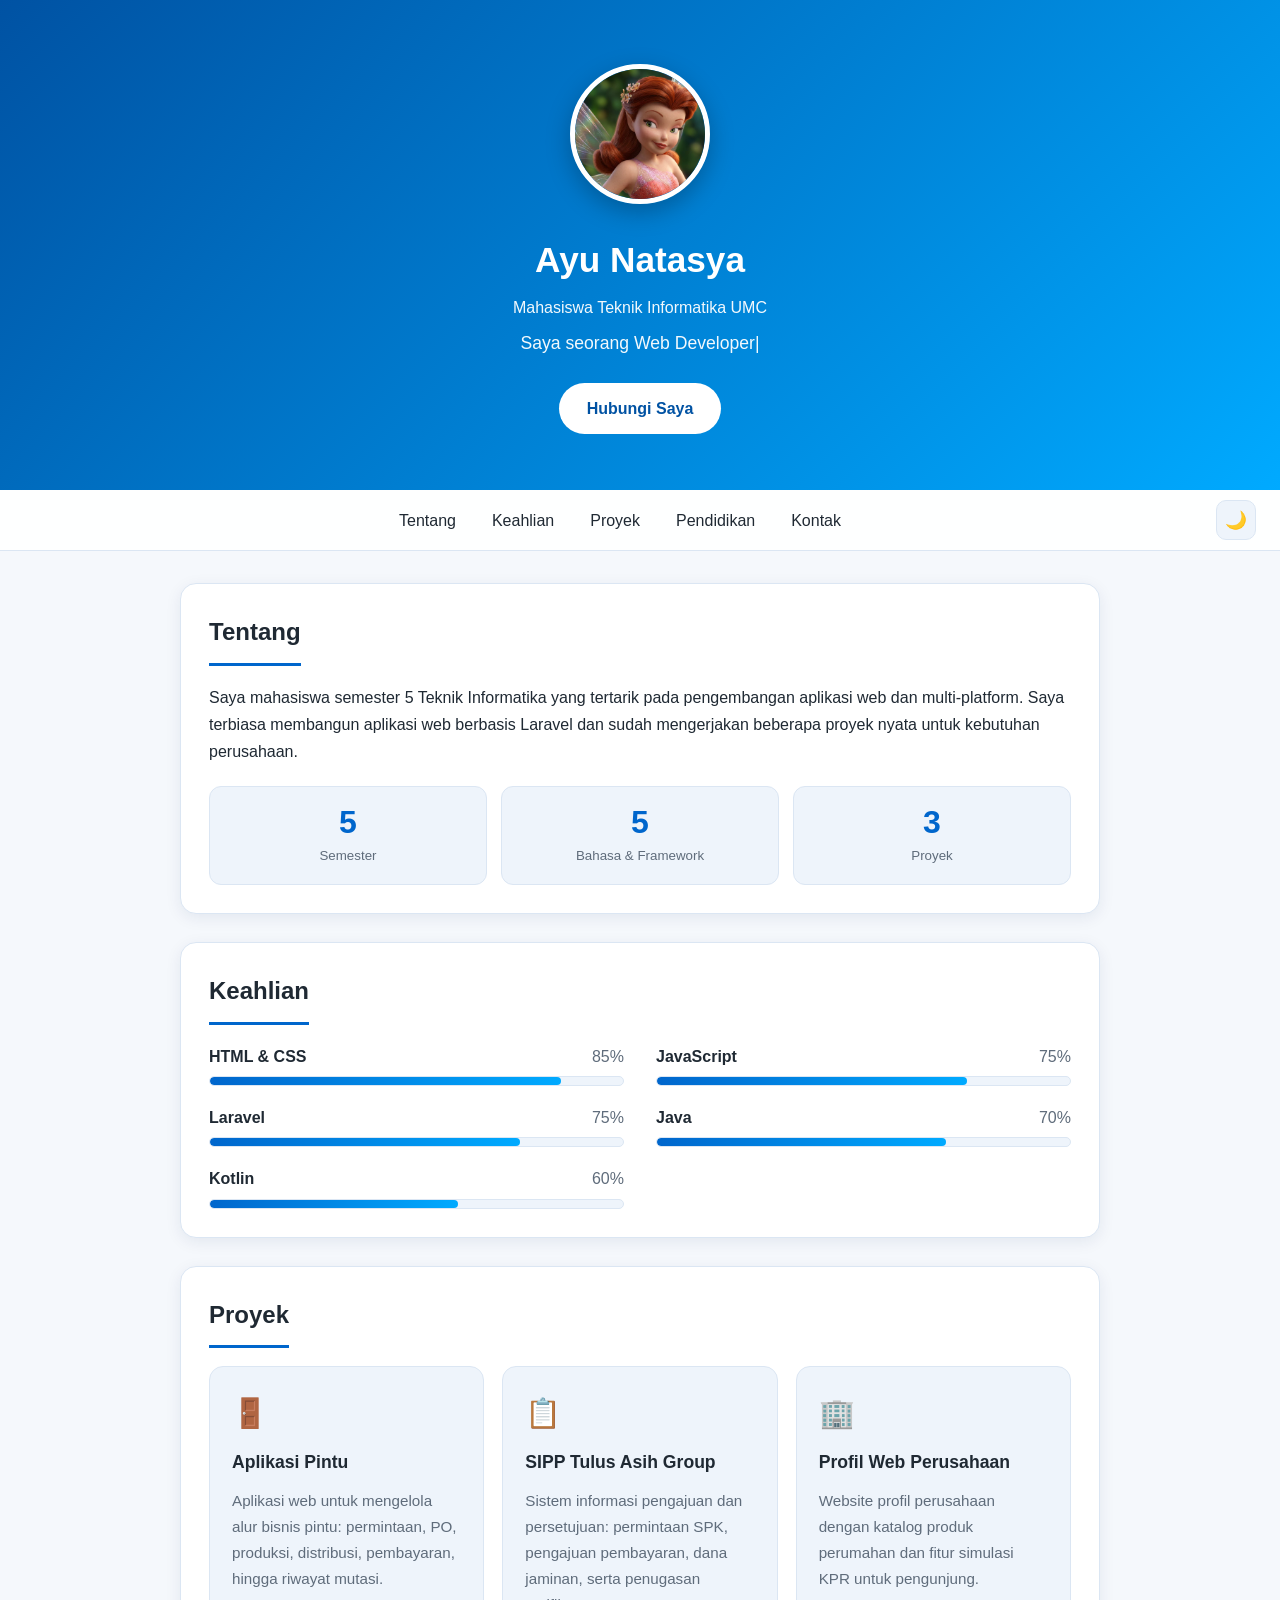
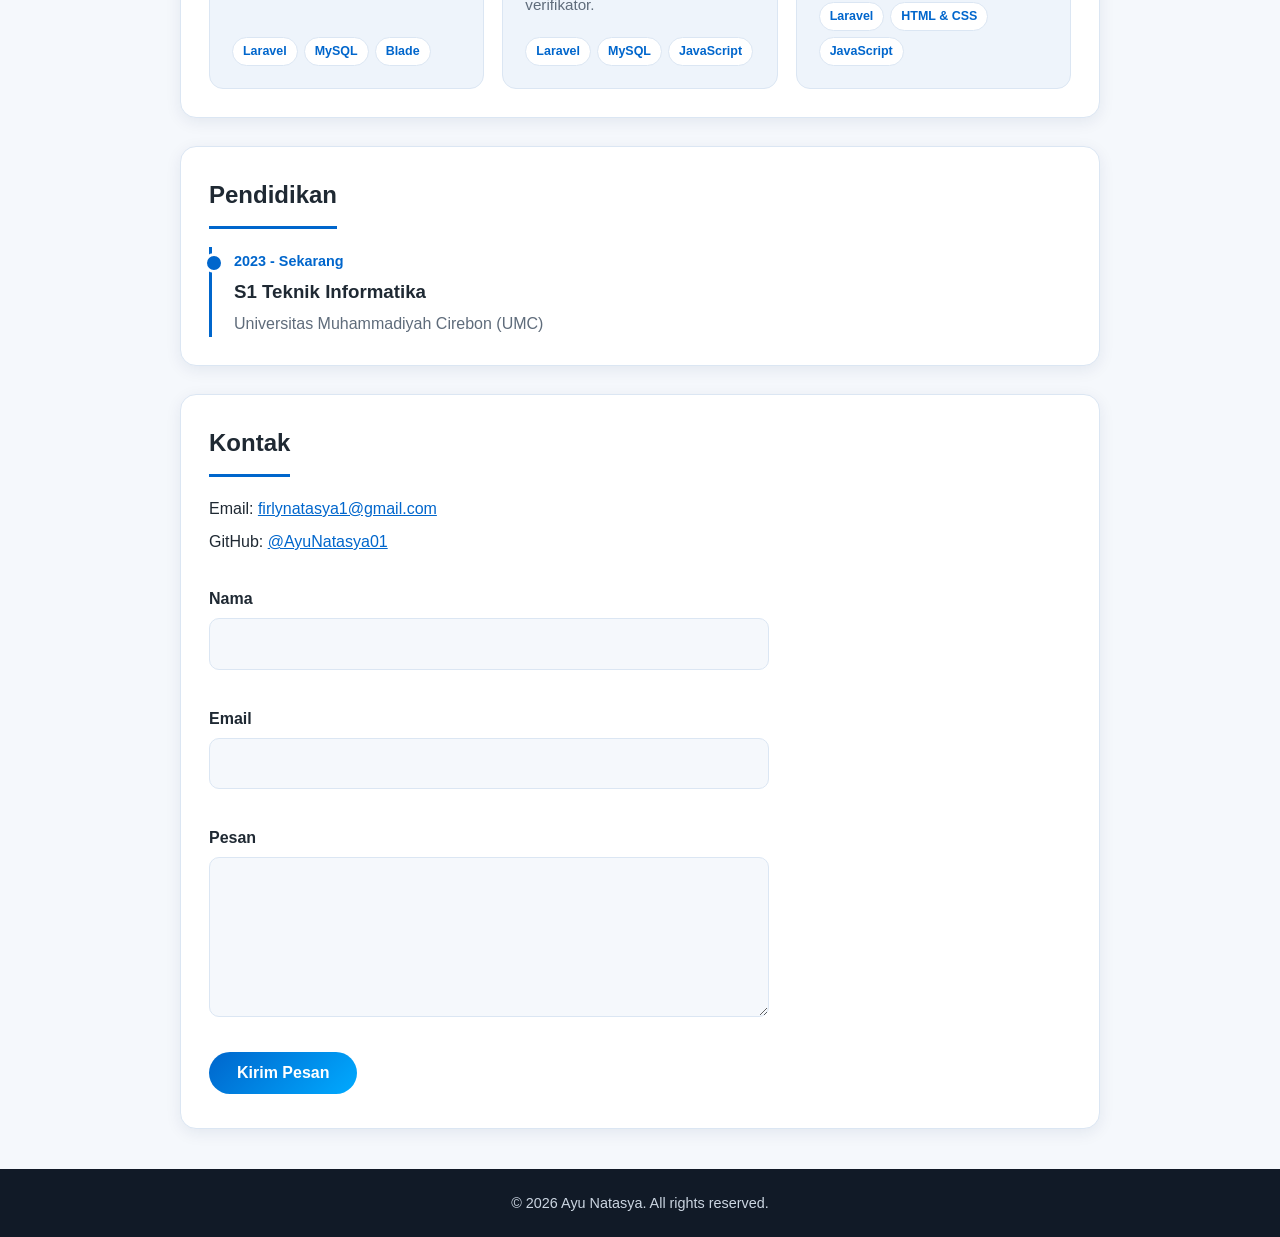
<file: LPK2A/index.html>
<!DOCTYPE html>
<html lang="id">
<head>
    <meta charset="UTF-8">
    <meta name="viewport" content="width=device-width, initial-scale=1.0">
    <meta name="description" content="Portofolio Ayu Natasya, mahasiswa Teknik Informatika UMC">
    <title>Profil Ayu Natasya</title>
    <link rel="stylesheet" href="style.css">
</head>
<body>
    <div id="progress-bar"></div>

    <header>
        <img src="assets/rosetta.jpg" alt="Foto Profil" class="foto">
        <h1>Ayu Natasya</h1>
        <p>Mahasiswa Teknik Informatika UMC</p>
        <p class="typing">Saya seorang <span id="typed"></span><span class="cursor">|</span></p>
        <a href="#kontak" class="btn">Hubungi Saya</a>
    </header>

    <nav id="navbar">
        <button id="menu-toggle" aria-label="Buka menu" aria-expanded="false">☰</button>
        <div class="nav-links" id="nav-links">
            <a href="#tentang">Tentang</a>
            <a href="#keahlian">Keahlian</a>
            <a href="#proyek">Proyek</a>
            <a href="#pendidikan">Pendidikan</a>
            <a href="#kontak">Kontak</a>
        </div>
        <button id="theme-toggle" aria-label="Ganti tema">🌙</button>
    </nav>

    <main>
        <section id="tentang" class="reveal">
            <h2>Tentang</h2>
            <p>Saya mahasiswa semester 5 Teknik Informatika yang tertarik pada pengembangan aplikasi web dan multi-platform. Saya terbiasa membangun aplikasi web berbasis Laravel dan sudah mengerjakan beberapa proyek nyata untuk kebutuhan perusahaan.</p>
            <div class="stats">
                <div class="stat"><span class="num" data-target="5">0</span><small>Semester</small></div>
                <div class="stat"><span class="num" data-target="5">0</span><small>Bahasa &amp; Framework</small></div>
                <div class="stat"><span class="num" data-target="3">0</span><small>Proyek</small></div>
            </div>
        </section>

        <section id="keahlian" class="reveal">
            <h2>Keahlian</h2>
            <div class="skills">
                <div class="skill">
                    <div class="skill-head"><span>HTML &amp; CSS</span><span>85%</span></div>
                    <div class="bar"><div class="fill" data-level="85"></div></div>
                </div>
                <div class="skill">
                    <div class="skill-head"><span>JavaScript</span><span>75%</span></div>
                    <div class="bar"><div class="fill" data-level="75"></div></div>
                </div>
                <div class="skill">
                    <div class="skill-head"><span>Laravel</span><span>75%</span></div>
                    <div class="bar"><div class="fill" data-level="75"></div></div>
                </div>
                <div class="skill">
                    <div class="skill-head"><span>Java</span><span>70%</span></div>
                    <div class="bar"><div class="fill" data-level="70"></div></div>
                </div>
                <div class="skill">
                    <div class="skill-head"><span>Kotlin</span><span>60%</span></div>
                    <div class="bar"><div class="fill" data-level="60"></div></div>
                </div>
            </div>
        </section>

        <section id="proyek" class="reveal">
            <h2>Proyek</h2>
            <div class="projects">
                <article class="project">
                    <span class="icon">🚪</span>
                    <h3>Aplikasi Pintu</h3>
                    <p>Aplikasi web untuk mengelola alur bisnis pintu: permintaan, PO, produksi, distribusi, pembayaran, hingga riwayat mutasi.</p>
                    <div class="tags"><span>Laravel</span><span>MySQL</span><span>Blade</span></div>
                </article>
                <article class="project">
                    <span class="icon">📋</span>
                    <h3>SIPP Tulus Asih Group</h3>
                    <p>Sistem informasi pengajuan dan persetujuan: permintaan SPK, pengajuan pembayaran, dana jaminan, serta penugasan verifikator.</p>
                    <div class="tags"><span>Laravel</span><span>MySQL</span><span>JavaScript</span></div>
                </article>
                <article class="project">
                    <span class="icon">🏢</span>
                    <h3>Profil Web Perusahaan</h3>
                    <p>Website profil perusahaan dengan katalog produk perumahan dan fitur simulasi KPR untuk pengunjung.</p>
                    <div class="tags"><span>Laravel</span><span>HTML &amp; CSS</span><span>JavaScript</span></div>
                </article>
            </div>
        </section>

        <section id="pendidikan" class="reveal">
            <h2>Pendidikan</h2>
            <div class="timeline">
                <div class="tl-item">
                    <span class="tl-date">2023 - Sekarang</span>
                    <h3>S1 Teknik Informatika</h3>
                    <p>Universitas Muhammadiyah Cirebon (UMC)</p>
                </div>
            </div>
        </section>

        <section id="kontak" class="reveal">
            <h2>Kontak</h2>
            <ul>
                <li>Email: <a href="mailto:firlynatasya1@gmail.com">firlynatasya1@gmail.com</a></li>
                <li>GitHub: <a href="https://github.com/AyuNatasya01" target="_blank" rel="noopener">@AyuNatasya01</a></li>
            </ul>

            <form id="contact-form" novalidate>
                <label for="nama">Nama</label>
                <input type="text" id="nama" required>
                <small class="error" id="err-nama"></small>

                <label for="email">Email</label>
                <input type="email" id="email" required>
                <small class="error" id="err-email"></small>

                <label for="pesan">Pesan</label>
                <textarea id="pesan" rows="5" required></textarea>
                <small class="error" id="err-pesan"></small>

                <button type="submit" class="btn">Kirim Pesan</button>
                <p id="form-status" role="status"></p>
            </form>
        </section>
    </main>

    <footer>
        <p>&copy; <span id="year">2026</span> Ayu Natasya. All rights reserved.</p>
    </footer>

    <button id="to-top" aria-label="Kembali ke atas">↑</button>

    <script>
        // ===== Tema gelap / terang =====
        const root = document.documentElement;
        const themeBtn = document.getElementById('theme-toggle');

        function applyTheme(theme) {
            root.setAttribute('data-theme', theme);
            themeBtn.textContent = theme === 'dark' ? '☀️' : '🌙';
        }

        let savedTheme = null;
        try { savedTheme = localStorage.getItem('theme'); } catch (e) {}
        applyTheme(savedTheme || (window.matchMedia('(prefers-color-scheme: dark)').matches ? 'dark' : 'light'));

        themeBtn.addEventListener('click', () => {
            const next = root.getAttribute('data-theme') === 'dark' ? 'light' : 'dark';
            applyTheme(next);
            try { localStorage.setItem('theme', next); } catch (e) {}
        });

        // ===== Menu mobile =====
        const menuBtn = document.getElementById('menu-toggle');
        const navLinks = document.getElementById('nav-links');

        menuBtn.addEventListener('click', () => {
            const open = navLinks.classList.toggle('open');
            menuBtn.setAttribute('aria-expanded', open);
        });
        navLinks.querySelectorAll('a').forEach(a =>
            a.addEventListener('click', () => navLinks.classList.remove('open'))
        );

        // ===== Efek mengetik =====
        const roles = ['Web Developer', 'Laravel Developer', 'Android Developer', 'Mahasiswa Informatika', 'Pembelajar Cepat'];
        const typed = document.getElementById('typed');
        let r = 0, c = 0, deleting = false;

        function type() {
            const word = roles[r];
            typed.textContent = word.slice(0, c);
            if (!deleting && c < word.length) { c++; return setTimeout(type, 90); }
            if (!deleting) { deleting = true; return setTimeout(type, 1200); }
            if (c > 0) { c--; return setTimeout(type, 45); }
            deleting = false;
            r = (r + 1) % roles.length;
            setTimeout(type, 300);
        }
        type();

        // ===== Scroll: progress bar, tombol ke atas, nav aktif =====
        const progress = document.getElementById('progress-bar');
        const toTop = document.getElementById('to-top');
        const sections = document.querySelectorAll('main section');
        const links = document.querySelectorAll('.nav-links a');

        function onScroll() {
            const h = document.documentElement.scrollHeight - window.innerHeight;
            progress.style.width = (h > 0 ? (window.scrollY / h) * 100 : 0) + '%';
            toTop.classList.toggle('show', window.scrollY > 400);

            let current = '';
            sections.forEach(s => {
                if (window.scrollY >= s.offsetTop - 140) current = s.id;
            });
            links.forEach(a => a.classList.toggle('active', a.getAttribute('href') === '#' + current));
        }
        window.addEventListener('scroll', onScroll, { passive: true });
        onScroll();

        toTop.addEventListener('click', () => window.scrollTo({ top: 0, behavior: 'smooth' }));

        // ===== Animasi muncul saat scroll + skill bar + counter =====
        function animateCount(el) {
            const target = +el.dataset.target;
            let n = 0;
            const step = Math.max(1, Math.ceil(target / 30));
            const t = setInterval(() => {
                n = Math.min(n + step, target);
                el.textContent = n;
                if (n >= target) clearInterval(t);
            }, 40);
        }

        const observer = new IntersectionObserver((entries) => {
            entries.forEach(entry => {
                if (!entry.isIntersecting) return;
                const el = entry.target;
                el.classList.add('visible');
                el.querySelectorAll('.fill').forEach(f => f.style.width = f.dataset.level + '%');
                el.querySelectorAll('.num').forEach(animateCount);
                observer.unobserve(el);
            });
        }, { threshold: 0.15 });

        document.querySelectorAll('.reveal').forEach(el => observer.observe(el));

        // ===== Form kontak (validasi + buka aplikasi email) =====
        const form = document.getElementById('contact-form');
        const status = document.getElementById('form-status');

        form.addEventListener('submit', (e) => {
            e.preventDefault();
            const nama = form.nama.value.trim();
            const email = form.email.value.trim();
            const pesan = form.pesan.value.trim();
            let ok = true;

            const setErr = (id, msg) => { document.getElementById(id).textContent = msg; if (msg) ok = false; };
            setErr('err-nama', nama ? '' : 'Nama wajib diisi.');
            setErr('err-email', /^[^\s@]+@[^\s@]+\.[^\s@]+$/.test(email) ? '' : 'Email tidak valid.');
            setErr('err-pesan', pesan.length >= 10 ? '' : 'Pesan minimal 10 karakter.');

            if (!ok) { status.textContent = ''; return; }

            const subject = encodeURIComponent('Pesan dari ' + nama);
            const body = encodeURIComponent(pesan + '\n\n— ' + nama + ' (' + email + ')');
            window.location.href = 'mailto:firlynatasya1@gmail.com?subject=' + subject + '&body=' + body;
            status.textContent = 'Membuka aplikasi email Anda...';
            form.reset();
        });

        // ===== Tahun otomatis di footer =====
        document.getElementById('year').textContent = new Date().getFullYear();
    </script>
</body>
</html>
</file>
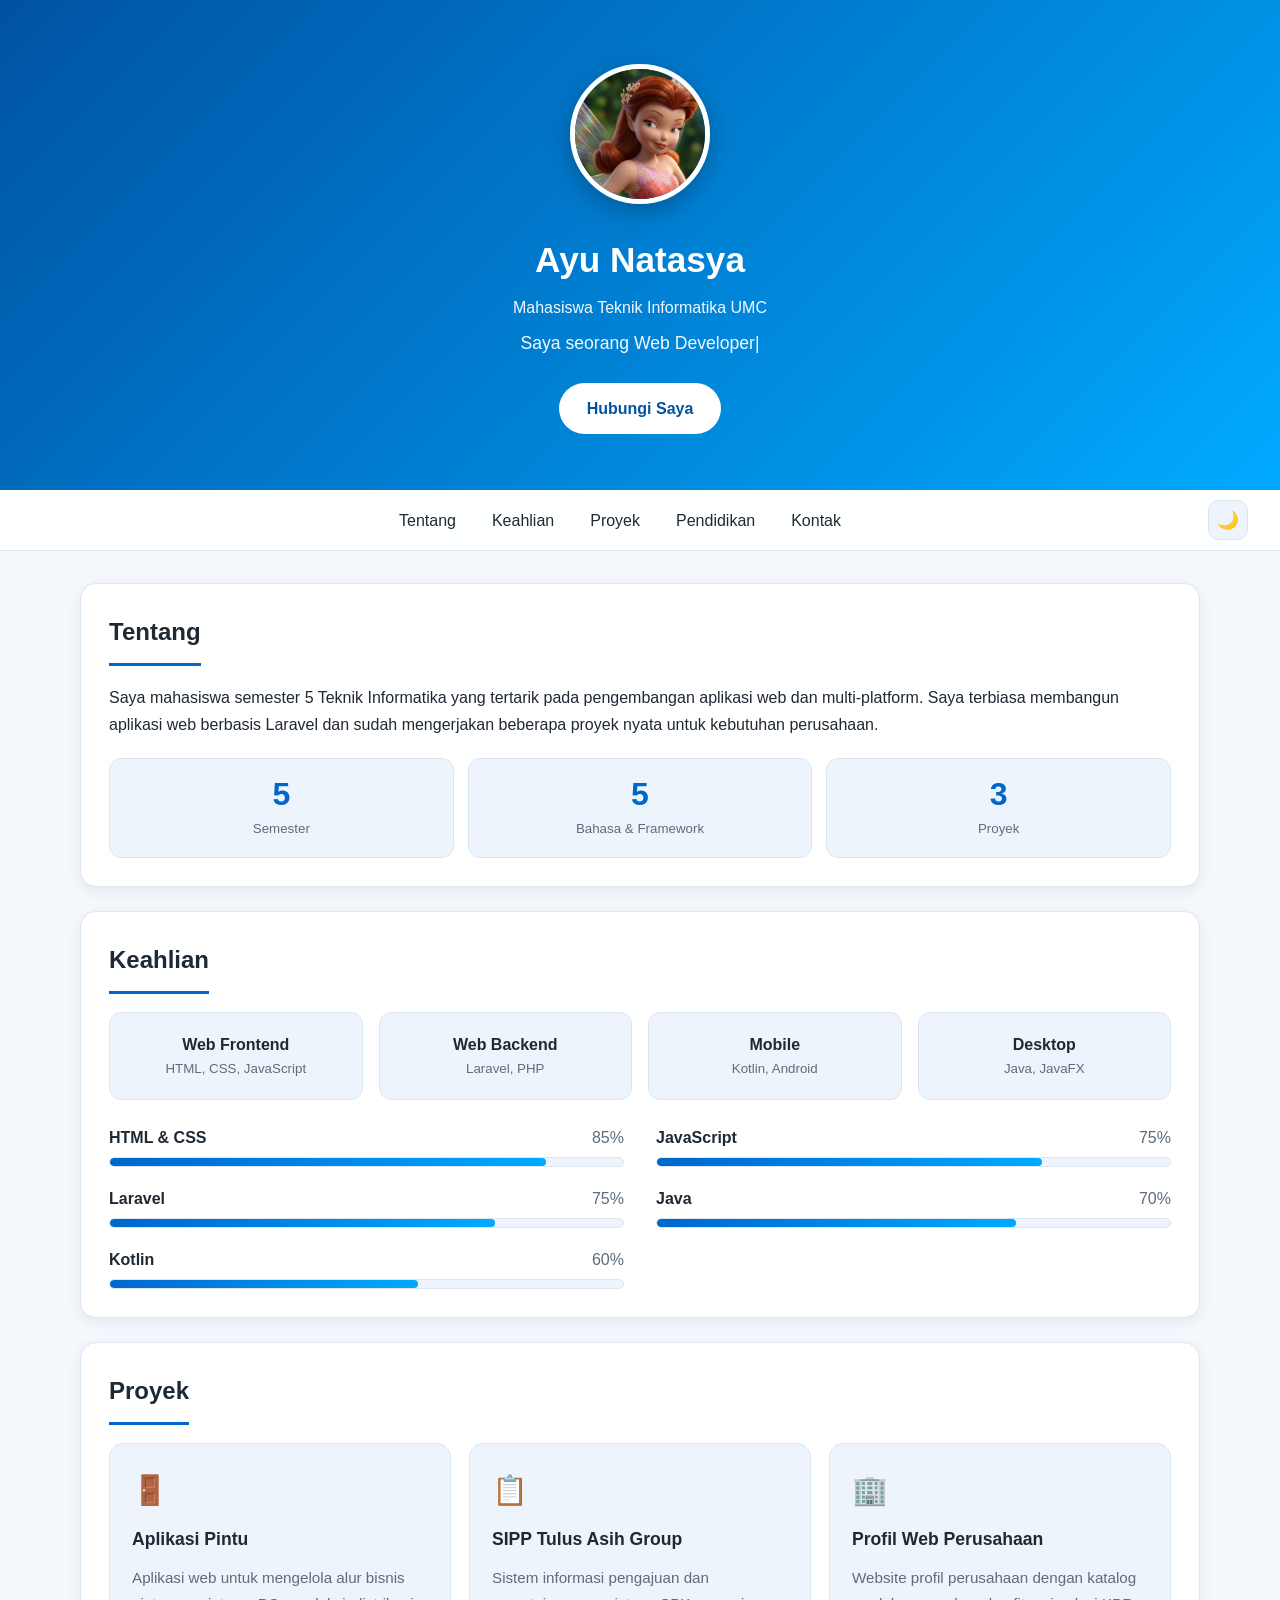
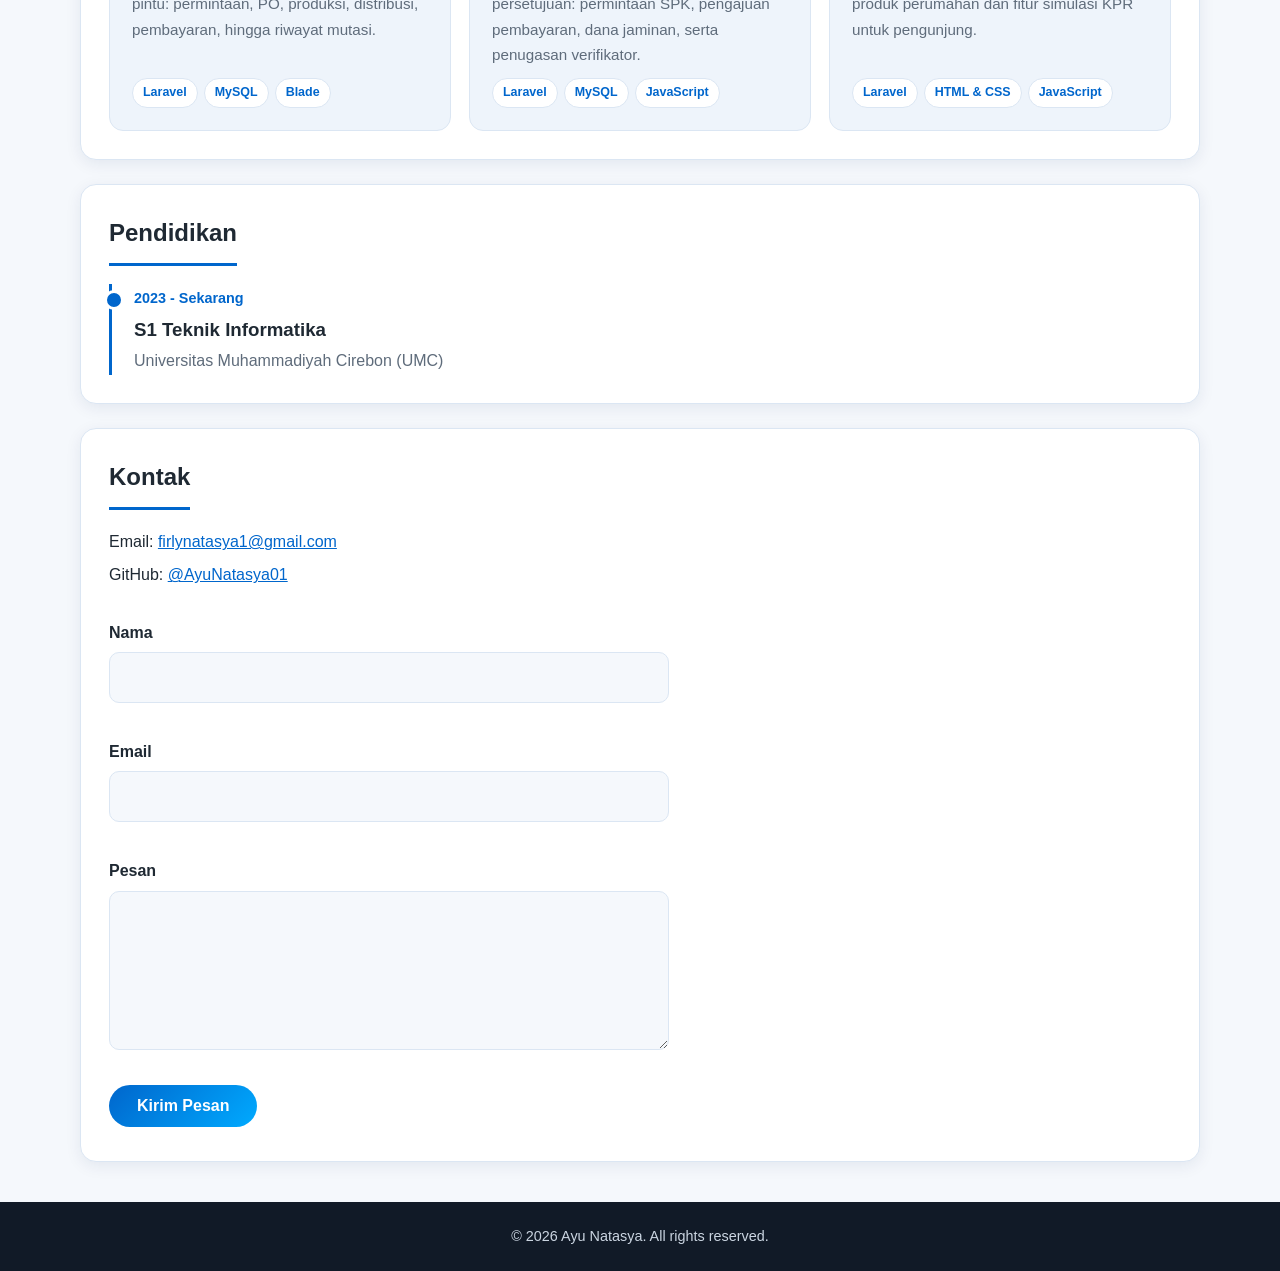
<file: LPK2B/index.html>
<!DOCTYPE html>
<html lang="id">
<head>
    <meta charset="UTF-8">
    <meta name="viewport" content="width=device-width, initial-scale=1.0">
    <meta name="description" content="Portofolio Ayu Natasya, mahasiswa Teknik Informatika UMC">
    <title>Profil Ayu Natasya</title>
    <link rel="stylesheet" href="style.css">
</head>
<body>
    <div id="progress-bar"></div>

    <header>
        <img src="assets/rosetta.jpg" alt="Foto Profil" class="foto">
        <h1>Ayu Natasya</h1>
        <p>Mahasiswa Teknik Informatika UMC</p>
        <p class="typing">Saya seorang <span id="typed"></span><span class="cursor">|</span></p>
        <a href="#kontak" class="btn">Hubungi Saya</a>
    </header>

    <nav id="navbar">
        <button id="menu-toggle" aria-label="Buka menu" aria-expanded="false">☰</button>
        <div class="nav-links" id="nav-links">
            <a href="#tentang">Tentang</a>
            <a href="#keahlian">Keahlian</a>
            <a href="#proyek">Proyek</a>
            <a href="#pendidikan">Pendidikan</a>
            <a href="#kontak">Kontak</a>
        </div>
        <button id="theme-toggle" aria-label="Ganti tema">🌙</button>
    </nav>

    <main>
        <section id="tentang" class="reveal">
            <h2>Tentang</h2>
            <p>Saya mahasiswa semester 5 Teknik Informatika yang tertarik pada pengembangan aplikasi web dan multi-platform. Saya terbiasa membangun aplikasi web berbasis Laravel dan sudah mengerjakan beberapa proyek nyata untuk kebutuhan perusahaan.</p>
            <div class="stats">
                <div class="stat"><span class="num" data-target="5">0</span><small>Semester</small></div>
                <div class="stat"><span class="num" data-target="5">0</span><small>Bahasa &amp; Framework</small></div>
                <div class="stat"><span class="num" data-target="3">0</span><small>Proyek</small></div>
            </div>
        </section>

        <section id="keahlian" class="reveal">
            <h2>Keahlian</h2>
            <div class="cards">
                <div class="card">Web Frontend<small>HTML, CSS, JavaScript</small></div>
                <div class="card">Web Backend<small>Laravel, PHP</small></div>
                <div class="card">Mobile<small>Kotlin, Android</small></div>
                <div class="card">Desktop<small>Java, JavaFX</small></div>
            </div>
            <div class="skills">
                <div class="skill">
                    <div class="skill-head"><span>HTML &amp; CSS</span><span>85%</span></div>
                    <div class="bar"><div class="fill" data-level="85"></div></div>
                </div>
                <div class="skill">
                    <div class="skill-head"><span>JavaScript</span><span>75%</span></div>
                    <div class="bar"><div class="fill" data-level="75"></div></div>
                </div>
                <div class="skill">
                    <div class="skill-head"><span>Laravel</span><span>75%</span></div>
                    <div class="bar"><div class="fill" data-level="75"></div></div>
                </div>
                <div class="skill">
                    <div class="skill-head"><span>Java</span><span>70%</span></div>
                    <div class="bar"><div class="fill" data-level="70"></div></div>
                </div>
                <div class="skill">
                    <div class="skill-head"><span>Kotlin</span><span>60%</span></div>
                    <div class="bar"><div class="fill" data-level="60"></div></div>
                </div>
            </div>
        </section>

        <section id="proyek" class="reveal">
            <h2>Proyek</h2>
            <div class="projects">
                <article class="project">
                    <span class="icon">🚪</span>
                    <h3>Aplikasi Pintu</h3>
                    <p>Aplikasi web untuk mengelola alur bisnis pintu: permintaan, PO, produksi, distribusi, pembayaran, hingga riwayat mutasi.</p>
                    <div class="tags"><span>Laravel</span><span>MySQL</span><span>Blade</span></div>
                </article>
                <article class="project">
                    <span class="icon">📋</span>
                    <h3>SIPP Tulus Asih Group</h3>
                    <p>Sistem informasi pengajuan dan persetujuan: permintaan SPK, pengajuan pembayaran, dana jaminan, serta penugasan verifikator.</p>
                    <div class="tags"><span>Laravel</span><span>MySQL</span><span>JavaScript</span></div>
                </article>
                <article class="project">
                    <span class="icon">🏢</span>
                    <h3>Profil Web Perusahaan</h3>
                    <p>Website profil perusahaan dengan katalog produk perumahan dan fitur simulasi KPR untuk pengunjung.</p>
                    <div class="tags"><span>Laravel</span><span>HTML &amp; CSS</span><span>JavaScript</span></div>
                </article>
            </div>
        </section>

        <section id="pendidikan" class="reveal">
            <h2>Pendidikan</h2>
            <div class="timeline">
                <div class="tl-item">
                    <span class="tl-date">2023 - Sekarang</span>
                    <h3>S1 Teknik Informatika</h3>
                    <p>Universitas Muhammadiyah Cirebon (UMC)</p>
                </div>
            </div>
        </section>

        <section id="kontak" class="reveal">
            <h2>Kontak</h2>
            <ul>
                <li>Email: <a href="mailto:firlynatasya1@gmail.com">firlynatasya1@gmail.com</a></li>
                <li>GitHub: <a href="https://github.com/AyuNatasya01" target="_blank" rel="noopener">@AyuNatasya01</a></li>
            </ul>

            <form id="contact-form" novalidate>
                <label for="nama">Nama</label>
                <input type="text" id="nama" required>
                <small class="error" id="err-nama"></small>

                <label for="email">Email</label>
                <input type="email" id="email" required>
                <small class="error" id="err-email"></small>

                <label for="pesan">Pesan</label>
                <textarea id="pesan" rows="5" required></textarea>
                <small class="error" id="err-pesan"></small>

                <button type="submit" class="btn">Kirim Pesan</button>
                <p id="form-status" role="status"></p>
            </form>
        </section>
    </main>

    <footer>
        <p>&copy; <span id="year">2026</span> Ayu Natasya. All rights reserved.</p>
    </footer>

    <button id="to-top" aria-label="Kembali ke atas">↑</button>

    <script>
        // ===== Tema gelap / terang =====
        const root = document.documentElement;
        const themeBtn = document.getElementById('theme-toggle');

        function applyTheme(theme) {
            root.setAttribute('data-theme', theme);
            themeBtn.textContent = theme === 'dark' ? '☀️' : '🌙';
        }

        let savedTheme = null;
        try { savedTheme = localStorage.getItem('theme'); } catch (e) {}
        applyTheme(savedTheme || (window.matchMedia('(prefers-color-scheme: dark)').matches ? 'dark' : 'light'));

        themeBtn.addEventListener('click', () => {
            const next = root.getAttribute('data-theme') === 'dark' ? 'light' : 'dark';
            applyTheme(next);
            try { localStorage.setItem('theme', next); } catch (e) {}
        });

        // ===== Menu mobile =====
        const menuBtn = document.getElementById('menu-toggle');
        const navLinks = document.getElementById('nav-links');

        menuBtn.addEventListener('click', () => {
            const open = navLinks.classList.toggle('open');
            menuBtn.setAttribute('aria-expanded', open);
        });
        navLinks.querySelectorAll('a').forEach(a =>
            a.addEventListener('click', () => navLinks.classList.remove('open'))
        );

        // ===== Efek mengetik =====
        const roles = ['Web Developer', 'Laravel Developer', 'Android Developer', 'Mahasiswa Informatika', 'Pembelajar Cepat'];
        const typed = document.getElementById('typed');
        let r = 0, c = 0, deleting = false;

        function type() {
            const word = roles[r];
            typed.textContent = word.slice(0, c);
            if (!deleting && c < word.length) { c++; return setTimeout(type, 90); }
            if (!deleting) { deleting = true; return setTimeout(type, 1200); }
            if (c > 0) { c--; return setTimeout(type, 45); }
            deleting = false;
            r = (r + 1) % roles.length;
            setTimeout(type, 300);
        }
        type();

        // ===== Scroll: progress bar, tombol ke atas, nav aktif =====
        const progress = document.getElementById('progress-bar');
        const toTop = document.getElementById('to-top');
        const sections = document.querySelectorAll('main section');
        const links = document.querySelectorAll('.nav-links a');

        function onScroll() {
            const h = document.documentElement.scrollHeight - window.innerHeight;
            progress.style.width = (h > 0 ? (window.scrollY / h) * 100 : 0) + '%';
            toTop.classList.toggle('show', window.scrollY > 400);

            let current = '';
            sections.forEach(s => {
                if (window.scrollY >= s.offsetTop - 140) current = s.id;
            });
            links.forEach(a => a.classList.toggle('active', a.getAttribute('href') === '#' + current));
        }
        window.addEventListener('scroll', onScroll, { passive: true });
        onScroll();

        toTop.addEventListener('click', () => window.scrollTo({ top: 0, behavior: 'smooth' }));

        // ===== Animasi muncul saat scroll + skill bar + counter =====
        function animateCount(el) {
            const target = +el.dataset.target;
            let n = 0;
            const step = Math.max(1, Math.ceil(target / 30));
            const t = setInterval(() => {
                n = Math.min(n + step, target);
                el.textContent = n;
                if (n >= target) clearInterval(t);
            }, 40);
        }

        const observer = new IntersectionObserver((entries) => {
            entries.forEach(entry => {
                if (!entry.isIntersecting) return;
                const el = entry.target;
                el.classList.add('visible');
                el.querySelectorAll('.fill').forEach(f => f.style.width = f.dataset.level + '%');
                el.querySelectorAll('.num').forEach(animateCount);
                observer.unobserve(el);
            });
        }, { threshold: 0.15 });

        document.querySelectorAll('.reveal').forEach(el => observer.observe(el));

        // ===== Form kontak (validasi + buka aplikasi email) =====
        const form = document.getElementById('contact-form');
        const status = document.getElementById('form-status');

        form.addEventListener('submit', (e) => {
            e.preventDefault();
            const nama = form.nama.value.trim();
            const email = form.email.value.trim();
            const pesan = form.pesan.value.trim();
            let ok = true;

            const setErr = (id, msg) => { document.getElementById(id).textContent = msg; if (msg) ok = false; };
            setErr('err-nama', nama ? '' : 'Nama wajib diisi.');
            setErr('err-email', /^[^\s@]+@[^\s@]+\.[^\s@]+$/.test(email) ? '' : 'Email tidak valid.');
            setErr('err-pesan', pesan.length >= 10 ? '' : 'Pesan minimal 10 karakter.');

            if (!ok) { status.textContent = ''; return; }

            const subject = encodeURIComponent('Pesan dari ' + nama);
            const body = encodeURIComponent(pesan + '\n\n— ' + nama + ' (' + email + ')');
            window.location.href = 'mailto:firlynatasya1@gmail.com?subject=' + subject + '&body=' + body;
            status.textContent = 'Membuka aplikasi email Anda...';
            form.reset();
        });

        // ===== Tahun otomatis di footer =====
        document.getElementById('year').textContent = new Date().getFullYear();
    </script>
</body>
</html>
</file>
<file: LPK2A/style.css>
/* ===== Variabel tema ===== */
:root {
    --primary: #0066cc;
    --primary-2: #00aaff;
    --bg: #f5f8fc;
    --surface: #ffffff;
    --surface-2: #eef4fb;
    --text: #1f2933;
    --muted: #5f6c7b;
    --border: #dbe6f3;
    --shadow: 0 4px 16px rgba(0, 40, 90, 0.08);
    --nav-bg: rgba(255, 255, 255, 0.9);
}

:root[data-theme="dark"] {
    --primary: #4da3ff;
    --primary-2: #00c2ff;
    --bg: #0f1722;
    --surface: #182233;
    --surface-2: #1e2b40;
    --text: #e6edf5;
    --muted: #9aa8b9;
    --border: #2a3a52;
    --shadow: 0 4px 16px rgba(0, 0, 0, 0.35);
    --nav-bg: rgba(15, 23, 34, 0.92);
}

* { margin: 0; padding: 0; box-sizing: border-box; }

html { scroll-behavior: smooth; }

body {
    font-family: 'Segoe UI', Arial, sans-serif;
    background: var(--bg);
    color: var(--text);
    line-height: 1.7;
    transition: background 0.3s, color 0.3s;
}

a { color: var(--primary); }

/* ===== Progress bar ===== */
#progress-bar {
    position: fixed;
    top: 0; left: 0;
    height: 4px;
    width: 0;
    background: linear-gradient(90deg, var(--primary), var(--primary-2));
    z-index: 200;
}

/* ===== Header / Hero ===== */
header {
    background: linear-gradient(135deg, #0052a3, #00aaff);
    color: #fff;
    padding: 64px 20px 56px;
    text-align: center;
}

.foto {
    width: 140px;
    height: 140px;
    border-radius: 50%;
    border: 5px solid #fff;
    object-fit: cover;
    margin-bottom: 18px;
    box-shadow: 0 8px 24px rgba(0, 0, 0, 0.25);
}

header h1 { font-size: 2.2rem; margin-bottom: 4px; }
header p { opacity: 0.95; }
header .typing { margin: 8px 0 24px; font-size: 1.1rem; min-height: 1.7em; }
.cursor { animation: blink 1s steps(2) infinite; }
@keyframes blink { 50% { opacity: 0; } }

.btn {
    display: inline-block;
    background: #fff;
    color: #0052a3;
    border: none;
    padding: 12px 28px;
    border-radius: 999px;
    font-size: 1rem;
    font-weight: 600;
    text-decoration: none;
    cursor: pointer;
    transition: transform 0.2s, box-shadow 0.2s;
}
.btn:hover { transform: translateY(-2px); box-shadow: 0 6px 16px rgba(0, 0, 0, 0.2); }

/* tombol di dalam form memakai warna utama */
form .btn {
    background: linear-gradient(135deg, var(--primary), var(--primary-2));
    color: #fff;
    margin-top: 8px;
}

/* ===== Navbar ===== */
nav {
    position: sticky;
    top: 0;
    z-index: 100;
    background: var(--nav-bg);
    backdrop-filter: blur(8px);
    border-bottom: 1px solid var(--border);
    display: flex;
    align-items: center;
    justify-content: space-between;
    padding: 10px 24px;
}

.nav-links { display: flex; gap: 8px; margin: 0 auto; }

.nav-links a {
    color: var(--text);
    text-decoration: none;
    font-weight: 500;
    padding: 6px 14px;
    border-radius: 999px;
    transition: background 0.2s, color 0.2s;
}
.nav-links a:hover { background: var(--surface-2); color: var(--primary); }
.nav-links a.active { background: var(--primary); color: #fff; }

#menu-toggle, #theme-toggle {
    background: var(--surface-2);
    border: 1px solid var(--border);
    color: var(--text);
    width: 40px; height: 40px;
    border-radius: 10px;
    font-size: 1.1rem;
    cursor: pointer;
}
#menu-toggle { display: none; }

/* ===== Layout utama ===== */
main { max-width: 960px; margin: 0 auto; padding: 32px 20px 0; }

section {
    background: var(--surface);
    border: 1px solid var(--border);
    border-radius: 16px;
    box-shadow: var(--shadow);
    padding: 28px;
    margin-bottom: 28px;
    scroll-margin-top: 80px;
}

h2 {
    font-size: 1.5rem;
    margin-bottom: 18px;
    padding-bottom: 10px;
    border-bottom: 3px solid var(--primary);
    display: inline-block;
}

/* animasi muncul */
.reveal { opacity: 0; transform: translateY(24px); transition: opacity 0.6s, transform 0.6s; }
.reveal.visible { opacity: 1; transform: none; }

/* ===== Tentang + statistik ===== */
.stats {
    display: grid;
    grid-template-columns: repeat(auto-fit, minmax(140px, 1fr));
    gap: 14px;
    margin-top: 20px;
}
.stat {
    background: var(--surface-2);
    border: 1px solid var(--border);
    border-radius: 12px;
    padding: 16px;
    text-align: center;
}
.stat .num { display: block; font-size: 2rem; font-weight: 700; color: var(--primary); line-height: 1.2; }
.stat small { color: var(--muted); }

/* ===== Keahlian ===== */
.skills { display: grid; grid-template-columns: repeat(auto-fit, minmax(280px, 1fr)); gap: 18px 32px; }
.skill-head { display: flex; justify-content: space-between; font-weight: 600; margin-bottom: 6px; }
.skill-head span:last-child { color: var(--muted); font-weight: 500; }
.bar { height: 10px; background: var(--surface-2); border-radius: 999px; overflow: hidden; border: 1px solid var(--border); }
.fill {
    height: 100%;
    width: 0;
    border-radius: 999px;
    background: linear-gradient(90deg, var(--primary), var(--primary-2));
    transition: width 1.2s ease;
}

/* ===== Proyek ===== */
.projects { display: grid; grid-template-columns: repeat(auto-fit, minmax(250px, 1fr)); gap: 18px; }
.project {
    background: var(--surface-2);
    border: 1px solid var(--border);
    border-radius: 14px;
    padding: 22px;
    display: flex;
    flex-direction: column;
    gap: 10px;
    transition: transform 0.2s, box-shadow 0.2s;
}
.project:hover { transform: translateY(-4px); box-shadow: var(--shadow); }
.project .icon { font-size: 1.8rem; }
.project h3 { font-size: 1.1rem; }
.project p { color: var(--muted); font-size: 0.95rem; flex: 1; }
.tags { display: flex; flex-wrap: wrap; gap: 6px; }
.tags span {
    background: var(--surface);
    border: 1px solid var(--border);
    color: var(--primary);
    font-size: 0.78rem;
    font-weight: 600;
    padding: 3px 10px;
    border-radius: 999px;
}

/* ===== Pendidikan (timeline) ===== */
.timeline { border-left: 3px solid var(--primary); padding-left: 22px; }
.tl-item { position: relative; }
.tl-item::before {
    content: '';
    position: absolute;
    left: -30px; top: 6px;
    width: 14px; height: 14px;
    border-radius: 50%;
    background: var(--primary);
    border: 3px solid var(--surface);
}
.tl-date { color: var(--primary); font-weight: 600; font-size: 0.9rem; }
.tl-item h3 { margin: 2px 0; }
.tl-item p { color: var(--muted); }

/* ===== Kontak & form ===== */
#kontak ul { list-style: none; margin-bottom: 22px; display: grid; gap: 6px; }

form { display: grid; gap: 6px; max-width: 560px; }
form label { font-weight: 600; margin-top: 8px; }
form input, form textarea {
    width: 100%;
    padding: 11px 14px;
    border: 1px solid var(--border);
    border-radius: 10px;
    background: var(--bg);
    color: var(--text);
    font: inherit;
    transition: border-color 0.2s, box-shadow 0.2s;
}
form input:focus, form textarea:focus {
    outline: none;
    border-color: var(--primary);
    box-shadow: 0 0 0 3px rgba(0, 120, 220, 0.2);
}
form textarea { resize: vertical; }
.error { color: #d64545; min-height: 1.1em; font-size: 0.85rem; }
#form-status { color: var(--primary); font-weight: 500; }
form .btn { justify-self: start; }

/* ===== Footer ===== */
footer {
    background: #111a27;
    color: #cbd5e1;
    text-align: center;
    padding: 22px;
    margin-top: 40px;
    font-size: 0.9rem;
}

/* ===== Tombol ke atas ===== */
#to-top {
    position: fixed;
    right: 20px; bottom: 20px;
    width: 46px; height: 46px;
    border: none;
    border-radius: 50%;
    background: linear-gradient(135deg, var(--primary), var(--primary-2));
    color: #fff;
    font-size: 1.3rem;
    cursor: pointer;
    box-shadow: var(--shadow);
    opacity: 0;
    pointer-events: none;
    transition: opacity 0.3s, transform 0.3s;
    z-index: 150;
}
#to-top.show { opacity: 1; pointer-events: auto; }
#to-top:hover { transform: translateY(-3px); }

/* ===== Responsif ===== */
@media (max-width: 680px) {
    header { padding: 48px 16px 40px; }
    header h1 { font-size: 1.8rem; }
    section { padding: 20px; }

    nav { flex-wrap: wrap; padding: 10px 16px; }
    #menu-toggle { display: block; }
    .nav-links {
        display: none;
        order: 3;
        flex-basis: 100%;
        flex-direction: column;
        margin-top: 10px;
    }
    .nav-links.open { display: flex; }
    nav { justify-content: space-between; }
}

@media (prefers-reduced-motion: reduce) {
    * { animation: none !important; transition: none !important; }
    html { scroll-behavior: auto; }
}
</file>
<file: LPK2B/style.css>
/* ===== Variabel tema ===== */
:root {
    --primary: #0066cc;
    --primary-2: #00aaff;
    --bg: #f5f8fc;
    --surface: #ffffff;
    --surface-2: #eef4fb;
    --text: #1f2933;
    --muted: #5f6c7b;
    --border: #dbe6f3;
    --shadow: 0 4px 16px rgba(0, 40, 90, 0.08);
    --nav-bg: rgba(255, 255, 255, 0.9);
}

:root[data-theme="dark"] {
    --primary: #4da3ff;
    --primary-2: #00c2ff;
    --bg: #0f1722;
    --surface: #182233;
    --surface-2: #1e2b40;
    --text: #e6edf5;
    --muted: #9aa8b9;
    --border: #2a3a52;
    --shadow: 0 4px 16px rgba(0, 0, 0, 0.35);
    --nav-bg: rgba(15, 23, 34, 0.92);
}

* { margin: 0; padding: 0; box-sizing: border-box; }

html { scroll-behavior: smooth; }

body {
    font-family: 'Segoe UI', Arial, sans-serif;
    background: var(--bg);
    color: var(--text);
    line-height: 1.7;
    transition: background 0.3s, color 0.3s;
}

a { color: var(--primary); }

/* ===== Progress bar ===== */
#progress-bar {
    position: fixed;
    top: 0; left: 0;
    height: 4px;
    width: 0;
    background: linear-gradient(90deg, var(--primary), var(--primary-2));
    z-index: 200;
}

/* ===== Header / Hero ===== */
header {
    background: linear-gradient(135deg, #0052a3, #00aaff);
    color: #fff;
    padding: 28px 16px 32px;
    text-align: center;
}

.foto {
    width: 88px;
    height: 88px;
    border-radius: 50%;
    border: 5px solid #fff;
    object-fit: cover;
    margin-bottom: 18px;
    box-shadow: 0 8px 24px rgba(0, 0, 0, 0.25);
}

header h1 { font-size: 1.5rem; margin-bottom: 4px; }
header p { opacity: 0.95; }
header .typing { margin: 8px 0 24px; font-size: 1.1rem; min-height: 1.7em; }
.cursor { animation: blink 1s steps(2) infinite; }
@keyframes blink { 50% { opacity: 0; } }

.btn {
    display: inline-block;
    background: #fff;
    color: #0052a3;
    border: none;
    padding: 12px 28px;
    border-radius: 999px;
    font-size: 1rem;
    font-weight: 600;
    text-decoration: none;
    cursor: pointer;
    transition: transform 0.2s, box-shadow 0.2s;
}
.btn:hover { transform: translateY(-2px); box-shadow: 0 6px 16px rgba(0, 0, 0, 0.2); }

/* tombol di dalam form memakai warna utama */
form .btn {
    background: linear-gradient(135deg, var(--primary), var(--primary-2));
    color: #fff;
    margin-top: 8px;
}

/* ===== Navbar ===== */
nav {
    position: sticky;
    top: 0;
    z-index: 100;
    background: var(--nav-bg);
    backdrop-filter: blur(8px);
    border-bottom: 1px solid var(--border);
    display: flex;
    flex-wrap: wrap;
    align-items: center;
    justify-content: space-between;
    padding: 10px 16px;
}

/* mobile: menu disembunyikan, dibuka lewat tombol */
.nav-links {
    display: none;
    order: 3;
    flex-basis: 100%;
    flex-direction: column;
    gap: 4px;
    margin-top: 10px;
}
.nav-links.open { display: flex; }

.nav-links a {
    color: var(--text);
    text-decoration: none;
    font-weight: 500;
    padding: 6px 14px;
    border-radius: 999px;
    transition: background 0.2s, color 0.2s;
}
.nav-links a:hover { background: var(--surface-2); color: var(--primary); }
.nav-links a.active { background: var(--primary); color: #fff; }

#menu-toggle, #theme-toggle {
    background: var(--surface-2);
    border: 1px solid var(--border);
    color: var(--text);
    width: 40px; height: 40px;
    border-radius: 10px;
    font-size: 1.1rem;
    cursor: pointer;
}
#menu-toggle { display: block; }

/* ===== Layout utama ===== */
main { max-width: 1200px; margin: 0 auto; padding: 20px 16px 0; }

section {
    background: var(--surface);
    border: 1px solid var(--border);
    border-radius: 16px;
    box-shadow: var(--shadow);
    padding: 20px;
    margin-bottom: 24px;
    scroll-margin-top: 80px;
}

h2 {
    font-size: 1.5rem;
    margin-bottom: 18px;
    padding-bottom: 10px;
    border-bottom: 3px solid var(--primary);
    display: inline-block;
}

/* animasi muncul */
.reveal { opacity: 0; transform: translateY(24px); transition: opacity 0.6s, transform 0.6s; }
.reveal.visible { opacity: 1; transform: none; }

/* ===== Tentang + statistik ===== */
.stats {
    display: grid;
    grid-template-columns: 1fr;
    gap: 14px;
    margin-top: 20px;
}
.stat {
    background: var(--surface-2);
    border: 1px solid var(--border);
    border-radius: 12px;
    padding: 16px;
    text-align: center;
}
.stat .num { display: block; font-size: 2rem; font-weight: 700; color: var(--primary); line-height: 1.2; }
.stat small { color: var(--muted); }

/* ===== Keahlian ===== */
.cards { display: grid; grid-template-columns: 1fr; gap: 16px; margin-bottom: 24px; }
.card {
    background: var(--surface-2);
    border: 1px solid var(--border);
    border-radius: 12px;
    padding: 18px;
    text-align: center;
    font-weight: 600;
    transition: transform 0.2s, box-shadow 0.2s;
}
.card small { display: block; color: var(--muted); font-weight: 400; }
.card:hover { transform: translateY(-4px); box-shadow: var(--shadow); }

.skills { display: grid; grid-template-columns: 1fr; gap: 18px 32px; }
.skill-head { display: flex; justify-content: space-between; font-weight: 600; margin-bottom: 6px; }
.skill-head span:last-child { color: var(--muted); font-weight: 500; }
.bar { height: 10px; background: var(--surface-2); border-radius: 999px; overflow: hidden; border: 1px solid var(--border); }
.fill {
    height: 100%;
    width: 0;
    border-radius: 999px;
    background: linear-gradient(90deg, var(--primary), var(--primary-2));
    transition: width 1.2s ease;
}

/* ===== Proyek ===== */
.projects { display: grid; grid-template-columns: 1fr; gap: 18px; }
.project {
    background: var(--surface-2);
    border: 1px solid var(--border);
    border-radius: 14px;
    padding: 22px;
    display: flex;
    flex-direction: column;
    gap: 10px;
    transition: transform 0.2s, box-shadow 0.2s;
}
.project:hover { transform: translateY(-4px); box-shadow: var(--shadow); }
.project .icon { font-size: 1.8rem; }
.project h3 { font-size: 1.1rem; }
.project p { color: var(--muted); font-size: 0.95rem; flex: 1; }
.tags { display: flex; flex-wrap: wrap; gap: 6px; }
.tags span {
    background: var(--surface);
    border: 1px solid var(--border);
    color: var(--primary);
    font-size: 0.78rem;
    font-weight: 600;
    padding: 3px 10px;
    border-radius: 999px;
}

/* ===== Pendidikan (timeline) ===== */
.timeline { border-left: 3px solid var(--primary); padding-left: 22px; }
.tl-item { position: relative; }
.tl-item::before {
    content: '';
    position: absolute;
    left: -30px; top: 6px;
    width: 14px; height: 14px;
    border-radius: 50%;
    background: var(--primary);
    border: 3px solid var(--surface);
}
.tl-date { color: var(--primary); font-weight: 600; font-size: 0.9rem; }
.tl-item h3 { margin: 2px 0; }
.tl-item p { color: var(--muted); }

/* ===== Kontak & form ===== */
#kontak ul { list-style: none; margin-bottom: 22px; display: grid; gap: 6px; }

form { display: grid; gap: 6px; max-width: 560px; }
form label { font-weight: 600; margin-top: 8px; }
form input, form textarea {
    width: 100%;
    padding: 11px 14px;
    border: 1px solid var(--border);
    border-radius: 10px;
    background: var(--bg);
    color: var(--text);
    font: inherit;
    transition: border-color 0.2s, box-shadow 0.2s;
}
form input:focus, form textarea:focus {
    outline: none;
    border-color: var(--primary);
    box-shadow: 0 0 0 3px rgba(0, 120, 220, 0.2);
}
form textarea { resize: vertical; }
.error { color: #d64545; min-height: 1.1em; font-size: 0.85rem; }
#form-status { color: var(--primary); font-weight: 500; }
form .btn { justify-self: start; }

/* ===== Footer ===== */
footer {
    background: #111a27;
    color: #cbd5e1;
    text-align: center;
    padding: 22px;
    margin-top: 40px;
    font-size: 0.9rem;
}

/* ===== Tombol ke atas ===== */
#to-top {
    position: fixed;
    right: 20px; bottom: 20px;
    width: 46px; height: 46px;
    border: none;
    border-radius: 50%;
    background: linear-gradient(135deg, var(--primary), var(--primary-2));
    color: #fff;
    font-size: 1.3rem;
    cursor: pointer;
    box-shadow: var(--shadow);
    opacity: 0;
    pointer-events: none;
    transition: opacity 0.3s, transform 0.3s;
    z-index: 150;
}
#to-top.show { opacity: 1; pointer-events: auto; }
#to-top:hover { transform: translateY(-3px); }

/* ===== MEDIA QUERIES (mobile-first) ===== */

/* Mobile kecil (<= 480px): rapatkan spasi */
@media (max-width: 480px) {
    header { padding: 24px 16px; }
    h1 { font-size: 1.5rem; }
    .foto { width: 80px; height: 80px; }
    section { padding: 16px; }
}

/* Tablet (>= 768px): 2 kolom, menu tampil memanjang */
@media (min-width: 768px) {
    header { padding: 48px 20px; }
    header h1 { font-size: 1.9rem; }
    .foto { width: 120px; height: 120px; }
    section { padding: 24px; }
    main { padding: 28px 24px 0; }

    nav { flex-wrap: nowrap; padding: 10px 32px; }
    #menu-toggle { display: none; }
    .nav-links {
        display: flex;
        flex-direction: row;
        flex-basis: auto;
        order: 0;
        gap: 8px;
        margin: 0 auto 0 0;
    }

    .cards { grid-template-columns: repeat(2, 1fr); }
    .stats { grid-template-columns: repeat(3, 1fr); }
    .skills { grid-template-columns: repeat(2, 1fr); }
    .projects { grid-template-columns: repeat(2, 1fr); }
}

/* Desktop (>= 1024px): 4 kolom untuk kartu, 3 untuk proyek */
@media (min-width: 1024px) {
    header { padding: 64px 20px 56px; }
    header h1 { font-size: 2.2rem; }
    .foto { width: 140px; height: 140px; }
    main { padding: 32px 40px 0; }
    section { padding: 28px; }

    .nav-links { margin: 0 auto; }
    .cards { grid-template-columns: repeat(4, 1fr); }
    .projects { grid-template-columns: repeat(3, 1fr); }
}

@media (prefers-reduced-motion: reduce) {
    * { animation: none !important; transition: none !important; }
    html { scroll-behavior: auto; }
}
</file>
